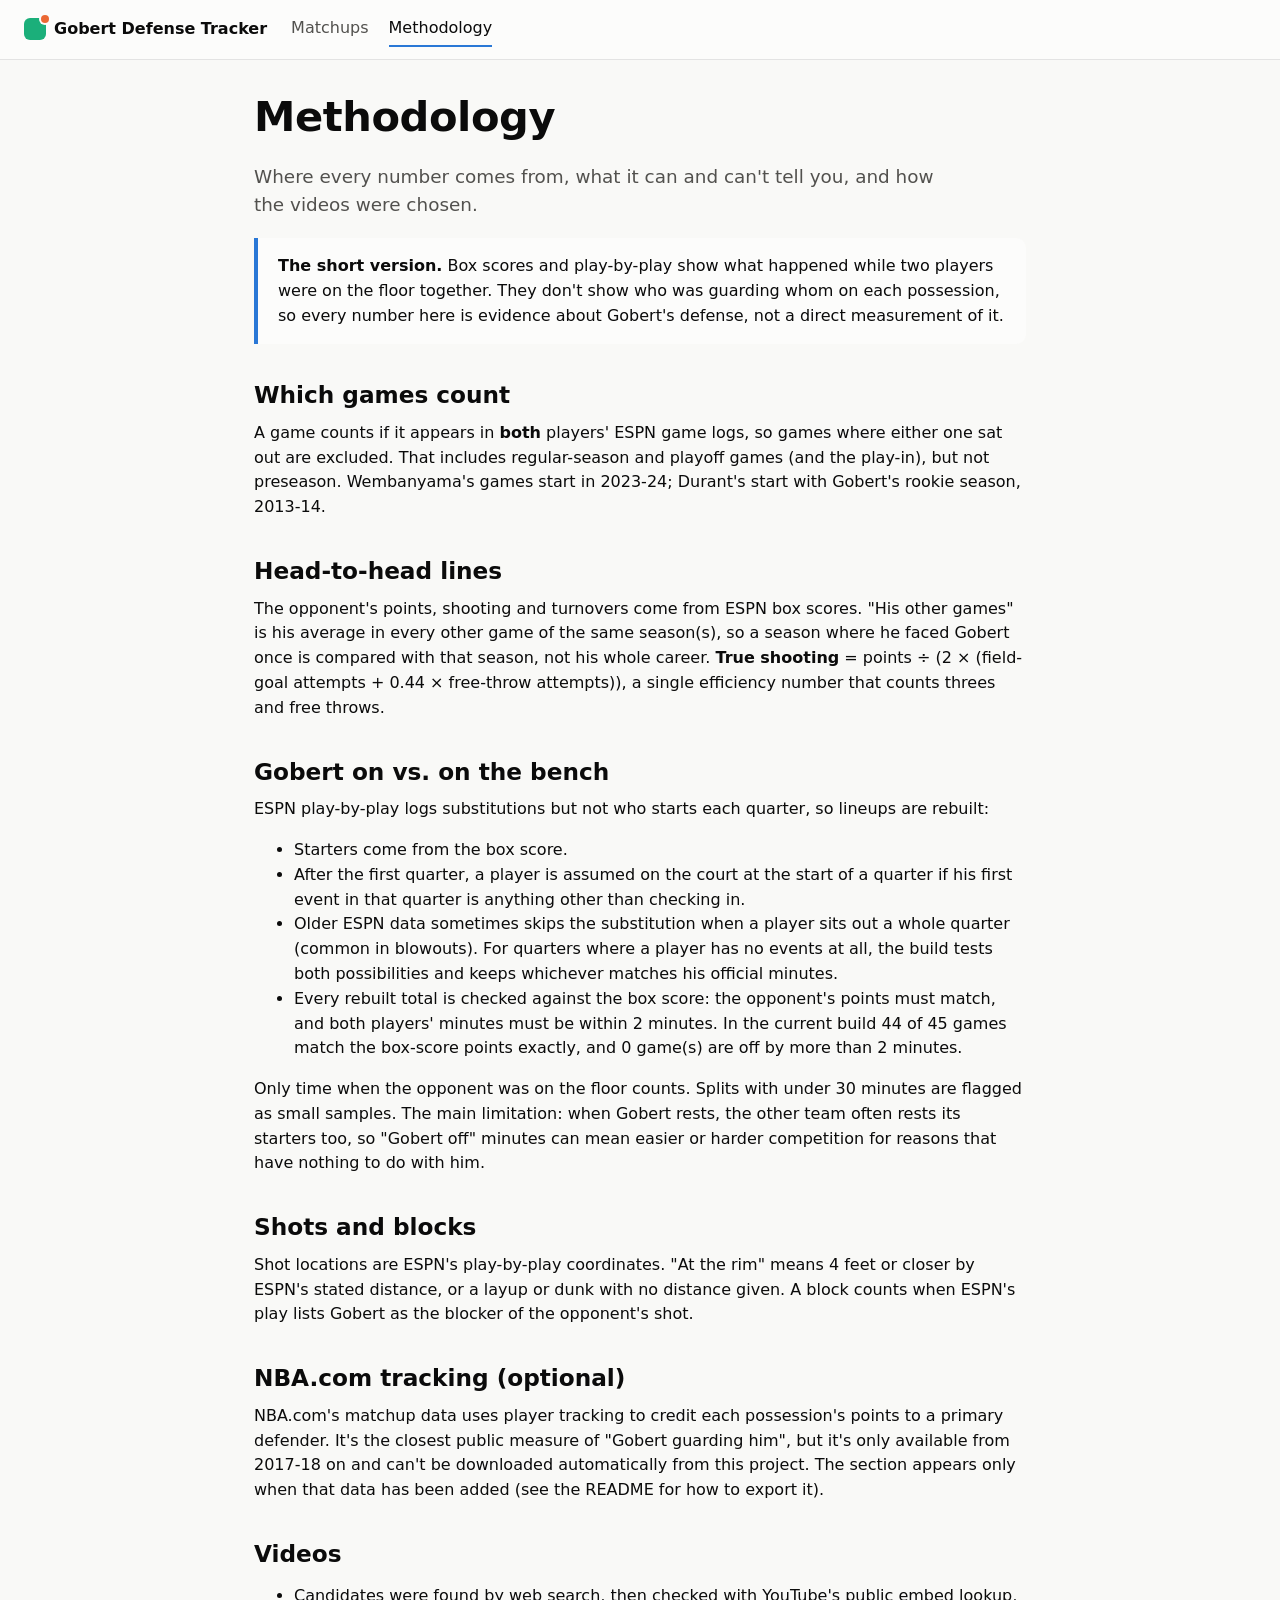
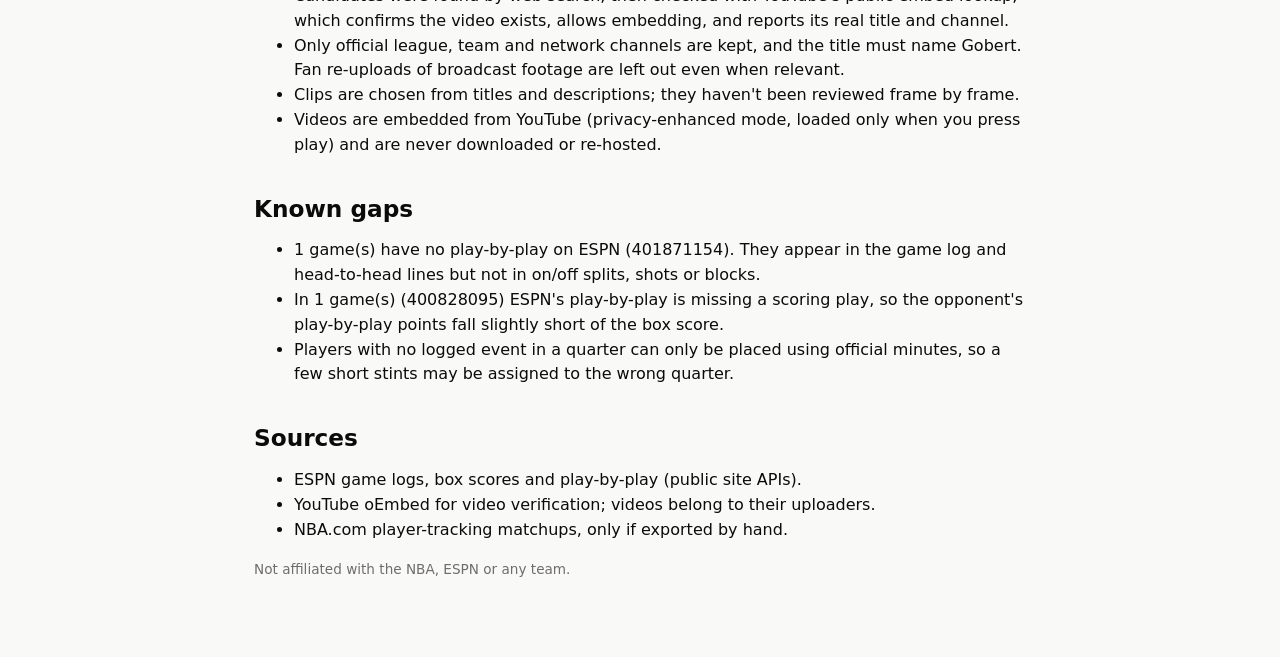
<file: site/methodology.html>
<!doctype html>
<html lang="en">
<head>
  <meta charset="utf-8">
  <meta name="viewport" content="width=device-width, initial-scale=1">
  <title>Methodology · Gobert Defense Tracker</title>
  <link rel="stylesheet" href="css/style.css?v=__VERSION__">
  <link rel="stylesheet" href="css/app.css?v=__VERSION__">
</head>
<body>
  <a class="skip-link" href="#main">Skip to content</a>
  <header class="site-header">
    <a class="brand" href="index.html"><span class="brand-mark" aria-hidden="true"></span>Gobert Defense Tracker</a>
    <nav class="site-nav" aria-label="Main">
      <a href="index.html">Matchups</a>
      <a href="methodology.html" aria-current="page">Methodology</a>
    </nav>
  </header>
  <main id="main" class="page" style="max-width:820px">
    <h1>Methodology</h1>
    <p class="lede">Where every number comes from, what it can and can't tell you, and how the videos were chosen.</p>

    <div class="callout"><strong>The short version.</strong> Box scores and play-by-play show what happened while two
      players were on the floor together. They don't show who was guarding whom on each possession, so every
      number here is evidence about Gobert's defense, not a direct measurement of it.</div>

    <h2>Which games count</h2>
    <p>A game counts if it appears in <strong>both</strong> players' ESPN game logs, so games where either one sat out
      are excluded. That includes regular-season and playoff games (and the play-in), but not preseason.
      Wembanyama's games start in 2023-24; Durant's start with Gobert's rookie season, 2013-14.</p>

    <h2>Head-to-head lines</h2>
    <p>The opponent's points, shooting and turnovers come from ESPN box scores. "His other games" is his average in
      every other game of the same season(s), so a season where he faced Gobert once is compared with that season,
      not his whole career. <strong>True shooting</strong> = points ÷ (2 × (field-goal attempts + 0.44 × free-throw
      attempts)), a single efficiency number that counts threes and free throws.</p>

    <h2>Gobert on vs. on the bench</h2>
    <p>ESPN play-by-play logs substitutions but not who starts each quarter, so lineups are rebuilt:</p>
    <ul>
      <li>Starters come from the box score.</li>
      <li>After the first quarter, a player is assumed on the court at the start of a quarter if his first event in
        that quarter is anything other than checking in.</li>
      <li>Older ESPN data sometimes skips the substitution when a player sits out a whole quarter (common in
        blowouts). For quarters where a player has no events at all, the build tests both possibilities and keeps
        whichever matches his official minutes.</li>
      <li>Every rebuilt total is checked against the box score: the opponent's points must match, and both players'
        minutes must be within 2 minutes. In the current build <span id="pts-check"></span></li>
    </ul>
    <p>Only time when the opponent was on the floor counts. Splits with under <span id="min-split"></span> minutes are
      flagged as small samples. The main limitation: when Gobert rests, the other team often rests its starters too,
      so "Gobert off" minutes can mean easier or harder competition for reasons that have nothing to do with him.</p>

    <h2>Shots and blocks</h2>
    <p>Shot locations are ESPN's play-by-play coordinates. "At the rim" means 4 feet or closer by ESPN's stated
      distance, or a layup or dunk with no distance given. A block counts when ESPN's play lists Gobert as the
      blocker of the opponent's shot.</p>

    <h2>NBA.com tracking (optional)</h2>
    <p>NBA.com's matchup data uses player tracking to credit each possession's points to a primary defender. It's
      the closest public measure of "Gobert guarding him", but it's only available from 2017-18 on and can't be
      downloaded automatically from this project. The section appears only when that data has been added (see the
      README for how to export it).</p>

    <h2>Videos</h2>
    <ul>
      <li>Candidates were found by web search, then checked with YouTube's public embed lookup, which confirms the
        video exists, allows embedding, and reports its real title and channel.</li>
      <li>Only official league, team and network channels are kept, and the title must name Gobert. Fan re-uploads
        of broadcast footage are left out even when relevant.</li>
      <li>Clips are chosen from titles and descriptions; they haven't been reviewed frame by frame.</li>
      <li>Videos are embedded from YouTube (privacy-enhanced mode, loaded only when you press play) and are never
        downloaded or re-hosted.</li>
    </ul>

    <h2>Known gaps</h2>
    <ul id="gaps"></ul>

    <h2>Sources</h2>
    <ul>
      <li>ESPN game logs, box scores and play-by-play (public site APIs).</li>
      <li>YouTube oEmbed for video verification; videos belong to their uploaders.</li>
      <li>NBA.com player-tracking matchups, only if exported by hand.</li>
    </ul>
    <p class="note">Not affiliated with the NBA, ESPN or any team.</p>
  </main>
  <script type="module">
    const v = "__VERSION__";
    const S = await fetch(`data/summary.json?v=${v}`).then((r) => r.json());
    const c = S.checks;
    const total = S.opponents.reduce((n, o) => n + o.games, 0);
    document.getElementById("min-split").textContent = S.min_split_minutes;
    document.getElementById("pts-check").textContent =
      `${total - c.no_pbp_games.length - c.points_mismatch_games.length} of ${total - c.no_pbp_games.length} games match the box-score points exactly, and ${c.minutes_mismatch_games.length} game(s) are off by more than 2 minutes.`;
    const gaps = [];
    if (c.no_pbp_games.length) gaps.push(`${c.no_pbp_games.length} game(s) have no play-by-play on ESPN (${c.no_pbp_games.join(", ")}). They appear in the game log and head-to-head lines but not in on/off splits, shots or blocks.`);
    if (c.points_mismatch_games.length) gaps.push(`In ${c.points_mismatch_games.length} game(s) (${c.points_mismatch_games.join(", ")}) ESPN's play-by-play is missing a scoring play, so the opponent's play-by-play points fall slightly short of the box score.`);
    gaps.push("Players with no logged event in a quarter can only be placed using official minutes, so a few short stints may be assigned to the wrong quarter.");
    document.getElementById("gaps").innerHTML = gaps.map((g) => `<li>${g}</li>`).join("");
  </script>
</body>
</html>
</file>
<file: site/css/style.css>
/* ------------------------------------------------------------------ tokens */
:root {
  color-scheme: light;
  --page: #f9f9f7;
  --surface: #fcfcfb;
  --surface-2: #f0efec;
  --text: #0b0b0b;
  --text-2: #52514e;
  --muted: #6f6d68;          /* darker than chart-muted so body text passes 4.5:1 */
  --grid: #e1e0d9;
  --axis: #c3c2b7;
  --border: rgba(11, 11, 11, 0.10);
  --accent: #2a78d6;         /* categorical slot 1 (blue) */
  --accent-ink: #1c5cab;     /* link / focus ink with >= 4.5:1 */
  --athlete: #eb6834;        /* slot 2 (orange) */
  --park: #1baf7a;           /* slot 3 (aqua) */
  --nodata: #e1e0d9;
  --focus: #1c5cab;
  /* sequential blue ramp, light -> dark (low -> high) */
  --seq-1: #cde2fb; --seq-2: #86b6ef; --seq-3: #3987e5; --seq-4: #1c5cab; --seq-5: #0d366b;
  /* ordinal ramp for income groups (starts at step 250 so every step clears 2:1) */
  --ord-1: #86b6ef; --ord-2: #5598e7; --ord-3: #2a78d6; --ord-4: #1c5cab; --ord-5: #0d366b;
  --font: system-ui, -apple-system, "Segoe UI", sans-serif;
  --radius: 10px;
}
@media (prefers-color-scheme: dark) {
  :root {
    color-scheme: dark;
    --page: #0d0d0d;
    --surface: #1a1a19;
    --surface-2: #262624;
    --text: #f0efec;
    --text-2: #c3c2b7;
    --muted: #a3a29b;
    --grid: #2c2c2a;
    --axis: #383835;
    --border: rgba(255, 255, 255, 0.10);
    --accent: #3987e5;
    --accent-ink: #86b6ef;
    --athlete: #d95926;
    --park: #199e70;
    --nodata: #383835;
    --focus: #86b6ef;
    /* on a dark surface "low" recedes toward the surface: dark -> light */
    --seq-1: #104281; --seq-2: #1c5cab; --seq-3: #2a78d6; --seq-4: #6da7ec; --seq-5: #b7d3f6;
    --ord-1: #184f95; --ord-2: #256abf; --ord-3: #3987e5; --ord-4: #6da7ec; --ord-5: #b7d3f6;
  }
}

/* ------------------------------------------------------------------ base */
* { box-sizing: border-box; }
html, body { margin: 0; }
body {
  font: 16px/1.55 var(--font);
  background: var(--page);
  color: var(--text);
}
a { color: var(--accent-ink); }
a:hover { text-decoration-thickness: 2px; }
:focus-visible { outline: 3px solid var(--focus); outline-offset: 2px; border-radius: 4px; }
h1, h2, h3 { line-height: 1.2; margin: 0 0 .5em; }
h1 { font-size: clamp(1.8rem, 3.5vw, 2.6rem); letter-spacing: -0.01em; }
h2 { font-size: 1.45rem; margin-top: 1.6em; }
h3 { font-size: 1.1rem; }
p { margin: 0 0 1em; }
.muted { color: var(--muted); }
.small { font-size: .875rem; }
.num { font-variant-numeric: tabular-nums; }
.visually-hidden {
  position: absolute !important; width: 1px; height: 1px; overflow: hidden;
  clip: rect(0 0 0 0); white-space: nowrap;
}
.skip-link { position: absolute; left: -999px; top: 0; background: var(--surface); padding: .5em 1em; z-index: 9999; }
.skip-link:focus { left: 8px; top: 8px; }

/* ------------------------------------------------------------------ header */
.site-header {
  display: flex; align-items: center; gap: 1.5rem; flex-wrap: wrap;
  padding: .75rem 1.5rem; background: var(--surface); border-bottom: 1px solid var(--border);
}
.brand { font-weight: 700; color: var(--text); text-decoration: none; display: flex; align-items: center; gap: .5rem; }
.brand-mark { width: 22px; height: 22px; border-radius: 6px; background: var(--park); display: inline-block; position: relative; }
.brand-mark::after { content: ""; position: absolute; width: 8px; height: 8px; border-radius: 50%; background: var(--athlete); right: -3px; top: -3px; box-shadow: 0 0 0 2px var(--surface); }
.site-nav { display: flex; gap: 1.25rem; flex-wrap: wrap; }
.site-nav a { color: var(--text-2); text-decoration: none; padding: .25rem 0; border-bottom: 2px solid transparent; }
.site-nav a[aria-current="page"], .site-nav a:hover { color: var(--text); border-bottom-color: var(--accent); }
.city-switch { margin-left: auto; }

select, input[type="search"], button {
  font: inherit; color: var(--text); background: var(--surface);
  border: 1px solid var(--axis); border-radius: 8px; padding: .4rem .6rem;
}
button { cursor: pointer; }
button:hover { background: var(--surface-2); }

/* ------------------------------------------------------------------ page layout */
.page { max-width: 1100px; margin: 0 auto; padding: 2rem 1.5rem 4rem; }
.lede { font-size: 1.15rem; color: var(--text-2); max-width: 60ch; }
.card {
  background: var(--surface); border: 1px solid var(--border); border-radius: var(--radius);
  padding: 1.25rem 1.5rem;
}
.grid { display: grid; gap: 1rem; }
.grid-3 { grid-template-columns: repeat(auto-fit, minmax(240px, 1fr)); }
.callout { border-left: 4px solid var(--accent); background: var(--surface); padding: 1rem 1.25rem; border-radius: 0 var(--radius) var(--radius) 0; }
.callout.caution { border-left-color: var(--axis); }

/* ------------------------------------------------------------------ stat tiles & hero */
.hero-figure { font-size: clamp(3rem, 7vw, 4.5rem); font-weight: 600; line-height: 1; margin: .25rem 0 .5rem; }
.stat { display: flex; flex-direction: column; gap: .15rem; }
.stat-label { color: var(--text-2); font-size: .9rem; }
.stat-value { font-size: 1.9rem; font-weight: 600; }
.stat-note { color: var(--muted); font-size: .85rem; }

/* the 3-step path */
.path { display: grid; grid-template-columns: 1fr auto 1fr auto 1fr; align-items: stretch; gap: .75rem; margin: 1.5rem 0; }
.path .arrow { align-self: center; color: var(--muted); font-size: 1.5rem; }
.path-step .step-n { font-size: .8rem; text-transform: uppercase; letter-spacing: .06em; color: var(--muted); }
@media (max-width: 760px) {
  .path { grid-template-columns: 1fr; }
  .path .arrow { transform: rotate(90deg); justify-self: center; }
}

/* ------------------------------------------------------------------ city cards */
.city-card { display: block; text-decoration: none; color: inherit; transition: border-color .15s; }
.city-card:hover { border-color: var(--accent); }
.city-card h3 { color: var(--accent-ink); }

/* ------------------------------------------------------------------ map page */
.map-layout {
  display: grid; grid-template-columns: 300px 1fr 360px;
  height: calc(100vh - 57px); min-height: 560px;
}
.sidebar, .detail { overflow-y: auto; background: var(--surface); padding: 1rem 1.25rem; }
.sidebar { border-right: 1px solid var(--border); }
.detail { border-left: 1px solid var(--border); }
#map { height: 100%; background: var(--surface-2); }
@media (max-width: 1100px) {
  .map-layout { grid-template-columns: 1fr; height: auto; }
  #map { height: 70vh; }
  .sidebar, .detail { border: 0; }
}
fieldset { border: 0; padding: 0; margin: 0 0 1.25rem; }
legend.group, .group-title { font-weight: 600; font-size: .8rem; text-transform: uppercase; letter-spacing: .06em; color: var(--muted); margin-bottom: .5rem; padding: 0; }
.layer-option { display: flex; gap: .5rem; align-items: flex-start; padding: .35rem .5rem; border-radius: 8px; cursor: pointer; }
.layer-option:hover { background: var(--surface-2); }
.layer-option input { margin-top: .3rem; accent-color: var(--accent); }
.layer-option .step-tag { font-size: .72rem; color: var(--muted); display: block; }
.check-option { display: flex; gap: .5rem; align-items: center; padding: .25rem .5rem; cursor: pointer; }
.check-option input { accent-color: var(--accent); }
.swatch-dot { width: 10px; height: 10px; border-radius: 50%; display: inline-block; box-shadow: 0 0 0 2px var(--surface); }

/* map legend (Leaflet control, bottom-right) */
.map-legend {
  background: var(--surface); color: var(--text); border: 1px solid var(--border); border-radius: var(--radius);
  box-shadow: 0 2px 10px rgba(0,0,0,.15); padding: .7rem .9rem; width: 270px; max-height: calc(100vh - 140px); overflow-y: auto;
  font-size: .85rem; line-height: 1.4;
}
.legend-top { display: flex; justify-content: space-between; align-items: center; gap: .5rem; }
.legend-title { font-size: .95rem; margin: 0; }
.legend-toggle { font-size: .8rem; padding: .15rem .55rem; }
.legend-section { border-top: 1px solid var(--grid); margin-top: .6rem; padding-top: .6rem; }
.legend-heading { font-weight: 600; display: flex; align-items: center; gap: .4rem; margin-bottom: .2rem; }
.legend-metric { color: var(--text-2); margin-bottom: .4rem; }
.legend-note { color: var(--muted); font-size: .78rem; margin: .45rem 0 0; }
.legend-circles { display: flex; align-items: flex-end; gap: .8rem; margin-top: .5rem; }
.legend-circle { display: flex; flex-direction: column; align-items: center; font-variant-numeric: tabular-nums; color: var(--text-2); }
@media (max-width: 1100px) { .map-legend { width: 230px; max-height: 50vh; } }

/* choropleth legend */
.legend-scale { display: flex; flex-direction: column; gap: 4px; }
.legend-row { display: flex; align-items: center; gap: .5rem; font-size: .85rem; }
.legend-swatch { width: 28px; height: 14px; border-radius: 3px; flex: none; }
.legend-swatch.nodata { background: repeating-linear-gradient(45deg, var(--nodata) 0 3px, transparent 3px 6px); border: 1px solid var(--axis); }

/* detail panel */
.detail h2 { margin-top: 0; }
.detail .placeholder { color: var(--muted); }
.path-v { display: flex; flex-direction: column; gap: .25rem; }
.metric-row { padding: .6rem 0; border-bottom: 1px solid var(--grid); }
.metric-row:last-child { border-bottom: 0; }
.metric-head { display: flex; justify-content: space-between; gap: .5rem; align-items: baseline; }
.metric-name { font-size: .9rem; color: var(--text-2); }
.metric-val { font-weight: 600; font-variant-numeric: tabular-nums; }
.metric-compare { font-size: .8rem; color: var(--muted); }
.meter { position: relative; height: 8px; border-radius: 4px; background: var(--surface-2); margin: .35rem 0 .15rem; }
.meter-fill { position: absolute; left: 0; top: 0; bottom: 0; border-radius: 4px; background: var(--accent); }
.meter-median { position: absolute; top: -4px; bottom: -4px; width: 2px; background: var(--text-2); border-radius: 1px; }
.step-header { font-size: .78rem; text-transform: uppercase; letter-spacing: .06em; color: var(--muted); margin-top: 1rem; }
.badge { display: inline-block; font-size: .75rem; padding: .1rem .5rem; border-radius: 999px; background: var(--surface-2); color: var(--text-2); }
.athlete-list { list-style: none; padding: 0; margin: .5rem 0 0; font-size: .9rem; }
.athlete-list li { padding: .3rem 0; border-bottom: 1px solid var(--grid); }
.athlete-list .meta { color: var(--muted); font-size: .8rem; }

/* tables */
.table-wrap { overflow-x: auto; max-height: 70vh; }
table { border-collapse: collapse; width: 100%; font-size: .9rem; }
th, td { text-align: left; padding: .45rem .6rem; border-bottom: 1px solid var(--grid); }
td.n, th.n { text-align: right; font-variant-numeric: tabular-nums; }
th { position: sticky; top: 0; background: var(--surface); font-weight: 600; color: var(--text-2); }
th button { all: unset; cursor: pointer; }
th button:focus-visible { outline: 3px solid var(--focus); }
tr.clickable { cursor: pointer; }
tr.clickable:hover { background: var(--surface-2); }

/* Leaflet theming */
.leaflet-container { font: inherit; }
.leaflet-tooltip { background: var(--surface); color: var(--text); border: 1px solid var(--border); box-shadow: 0 2px 8px rgba(0,0,0,.12); border-radius: 8px; padding: .4rem .6rem; }
.leaflet-tooltip-top:before { border-top-color: var(--surface); }
.leaflet-popup-content-wrapper, .leaflet-popup-tip { background: var(--surface); color: var(--text); }

/* ------------------------------------------------------------------ analysis charts */
.bars { display: flex; flex-direction: column; gap: .55rem; margin-top: .75rem; }
.bar-row { display: grid; grid-template-columns: 7.5rem 1fr; align-items: center; gap: .6rem; font-size: .875rem; }
.bar-label { color: var(--text-2); }
.bar-track { position: relative; height: 16px; display: flex; align-items: center; }
.bar-scale { flex: 0 0 calc(100% - 3.5rem); display: flex; }
.bar { height: 16px; border-radius: 0 4px 4px 0; background: var(--accent); min-width: 2px; }
.bar-value { margin-left: .4rem; font-variant-numeric: tabular-nums; color: var(--text); white-space: nowrap; }
.multiples { display: grid; grid-template-columns: repeat(auto-fit, minmax(300px, 1fr)); gap: 1rem; }
.multiples .card h3 { font-size: 1rem; }
.chart-controls { display: flex; flex-wrap: wrap; gap: 1rem; align-items: end; margin-bottom: .75rem; }
.chart-controls label { display: flex; flex-direction: column; gap: .25rem; font-size: .85rem; color: var(--text-2); }
.chart-box { overflow-x: auto; }
.chart-box svg { max-width: 100%; height: auto; }
.legend-inline { display: flex; flex-wrap: wrap; gap: 1rem; font-size: .85rem; color: var(--text-2); margin: .5rem 0; }
.legend-inline span { display: inline-flex; align-items: center; gap: .35rem; }
.corr-list { list-style: none; padding: 0; margin: 0; }
.corr-list li { padding: .75rem 0; border-bottom: 1px solid var(--grid); }
.corr-strength { font-weight: 600; }

footer.site-footer { color: var(--muted); font-size: .85rem; padding: 2rem 1.5rem; text-align: center; }
</file>
<file: site/css/app.css>
/* Components specific to the Gobert defense tracker (tokens come from style.css). */
:root { --off: #eb6834; }                       /* categorical slot 2 (orange): Gobert on the bench */
@media (prefers-color-scheme: dark) { :root { --off: #d95926; } }

.page-wide { max-width: 1180px; margin: 0 auto; padding: 1.5rem 1.5rem 4rem; }
.hero-head { display: flex; flex-wrap: wrap; align-items: end; justify-content: space-between; gap: 1rem; }
.controls { display: flex; flex-wrap: wrap; gap: .75rem; align-items: end; margin: 1.25rem 0; }
.seg { display: inline-flex; border: 1px solid var(--axis); border-radius: 10px; overflow: hidden; }
.seg button { border: 0; border-radius: 0; padding: .5rem 1rem; background: var(--surface); font-weight: 600; }
.seg button + button { border-left: 1px solid var(--axis); }
.seg button[aria-pressed="true"] { background: var(--accent); color: #fff; }
.controls label { display: flex; flex-direction: column; gap: .25rem; font-size: .85rem; color: var(--text-2); }

.tiles { display: grid; grid-template-columns: repeat(auto-fit, minmax(200px, 1fr)); gap: 1rem; }
.tile { background: var(--surface); border: 1px solid var(--border); border-radius: var(--radius); padding: 1rem 1.2rem; }
.delta { font-size: .85rem; font-weight: 600; }
.delta.good { color: #006300; }
.delta.bad { color: #b42318; }
@media (prefers-color-scheme: dark) { .delta.good { color: #0ca30c; } .delta.bad { color: #f97066; } }
.delta::before { content: ""; }

.section { margin-top: 2.5rem; }
.section > h2 { margin-top: 0; }
.note { color: var(--muted); font-size: .85rem; }

/* paired on/off bars */
.pairs { display: grid; grid-template-columns: repeat(auto-fit, minmax(260px, 1fr)); gap: 1rem; }
.pair-card h3 { font-size: .95rem; margin-bottom: .6rem; }
.pair-row { display: grid; grid-template-columns: 6.5rem 1fr; align-items: center; gap: .5rem; font-size: .85rem; margin: .35rem 0; }
.pair-track { display: flex; align-items: center; }
.pair-scale { flex: 0 0 calc(100% - 3.5rem); display: flex; }
.pair-bar { height: 16px; border-radius: 0 4px 4px 0; min-width: 2px; }
.pair-bar.on { background: var(--accent); }
.pair-bar.off { background: var(--off); }
.pair-val { margin-left: .4rem; font-variant-numeric: tabular-nums; }
.key { display: inline-flex; align-items: center; gap: .35rem; margin-right: 1rem; font-size: .85rem; color: var(--text-2); }
.key i { width: 12px; height: 12px; border-radius: 3px; display: inline-block; }
.flag { display: inline-block; font-size: .72rem; padding: .05rem .45rem; border-radius: 999px; background: var(--surface-2); color: var(--text-2); margin-left: .3rem; }

/* shot charts */
.courts { display: grid; grid-template-columns: repeat(auto-fit, minmax(300px, 1fr)); gap: 1rem; }
.court-card h3 { font-size: 1rem; margin-bottom: .2rem; }
.court-card svg { width: 100%; height: auto; display: block; }

/* blocks list */
.block-list { list-style: none; padding: 0; margin: 0; }
.block-list li { padding: .6rem 0; border-bottom: 1px solid var(--grid); display: grid; grid-template-columns: 9rem 1fr auto; gap: .75rem; align-items: baseline; }
.block-list .when { color: var(--muted); font-size: .85rem; font-variant-numeric: tabular-nums; }

/* video gallery */
.videos { display: grid; grid-template-columns: repeat(auto-fill, minmax(280px, 1fr)); gap: 1rem; }
.video-card { background: var(--surface); border: 1px solid var(--border); border-radius: var(--radius); overflow: hidden; display: flex; flex-direction: column; }
.video-frame { position: relative; aspect-ratio: 16 / 9; background: #000; }
.video-frame.short { aspect-ratio: 9 / 16; max-height: 520px; margin: 0 auto; width: 100%; }
.video-frame button { all: unset; cursor: pointer; position: absolute; inset: 0; display: grid; place-items: center; }
.video-frame button:focus-visible { outline: 3px solid var(--focus); outline-offset: -3px; }
.video-frame img { position: absolute; inset: 0; width: 100%; height: 100%; object-fit: cover; }
.play { position: relative; width: 64px; height: 64px; border-radius: 50%; background: rgba(0,0,0,.65); display: grid; place-items: center; }
.play::after { content: ""; border-left: 20px solid #fff; border-top: 12px solid transparent; border-bottom: 12px solid transparent; margin-left: 5px; }
.video-frame iframe { position: absolute; inset: 0; width: 100%; height: 100%; border: 0; }
.video-body { padding: .8rem 1rem 1rem; display: flex; flex-direction: column; gap: .35rem; }
.video-title { font-weight: 600; line-height: 1.35; }
.video-meta { color: var(--muted); font-size: .8rem; }

.empty { color: var(--muted); font-style: italic; }
tr.playoff td:first-child { box-shadow: inset 3px 0 0 var(--accent); }
</file>
